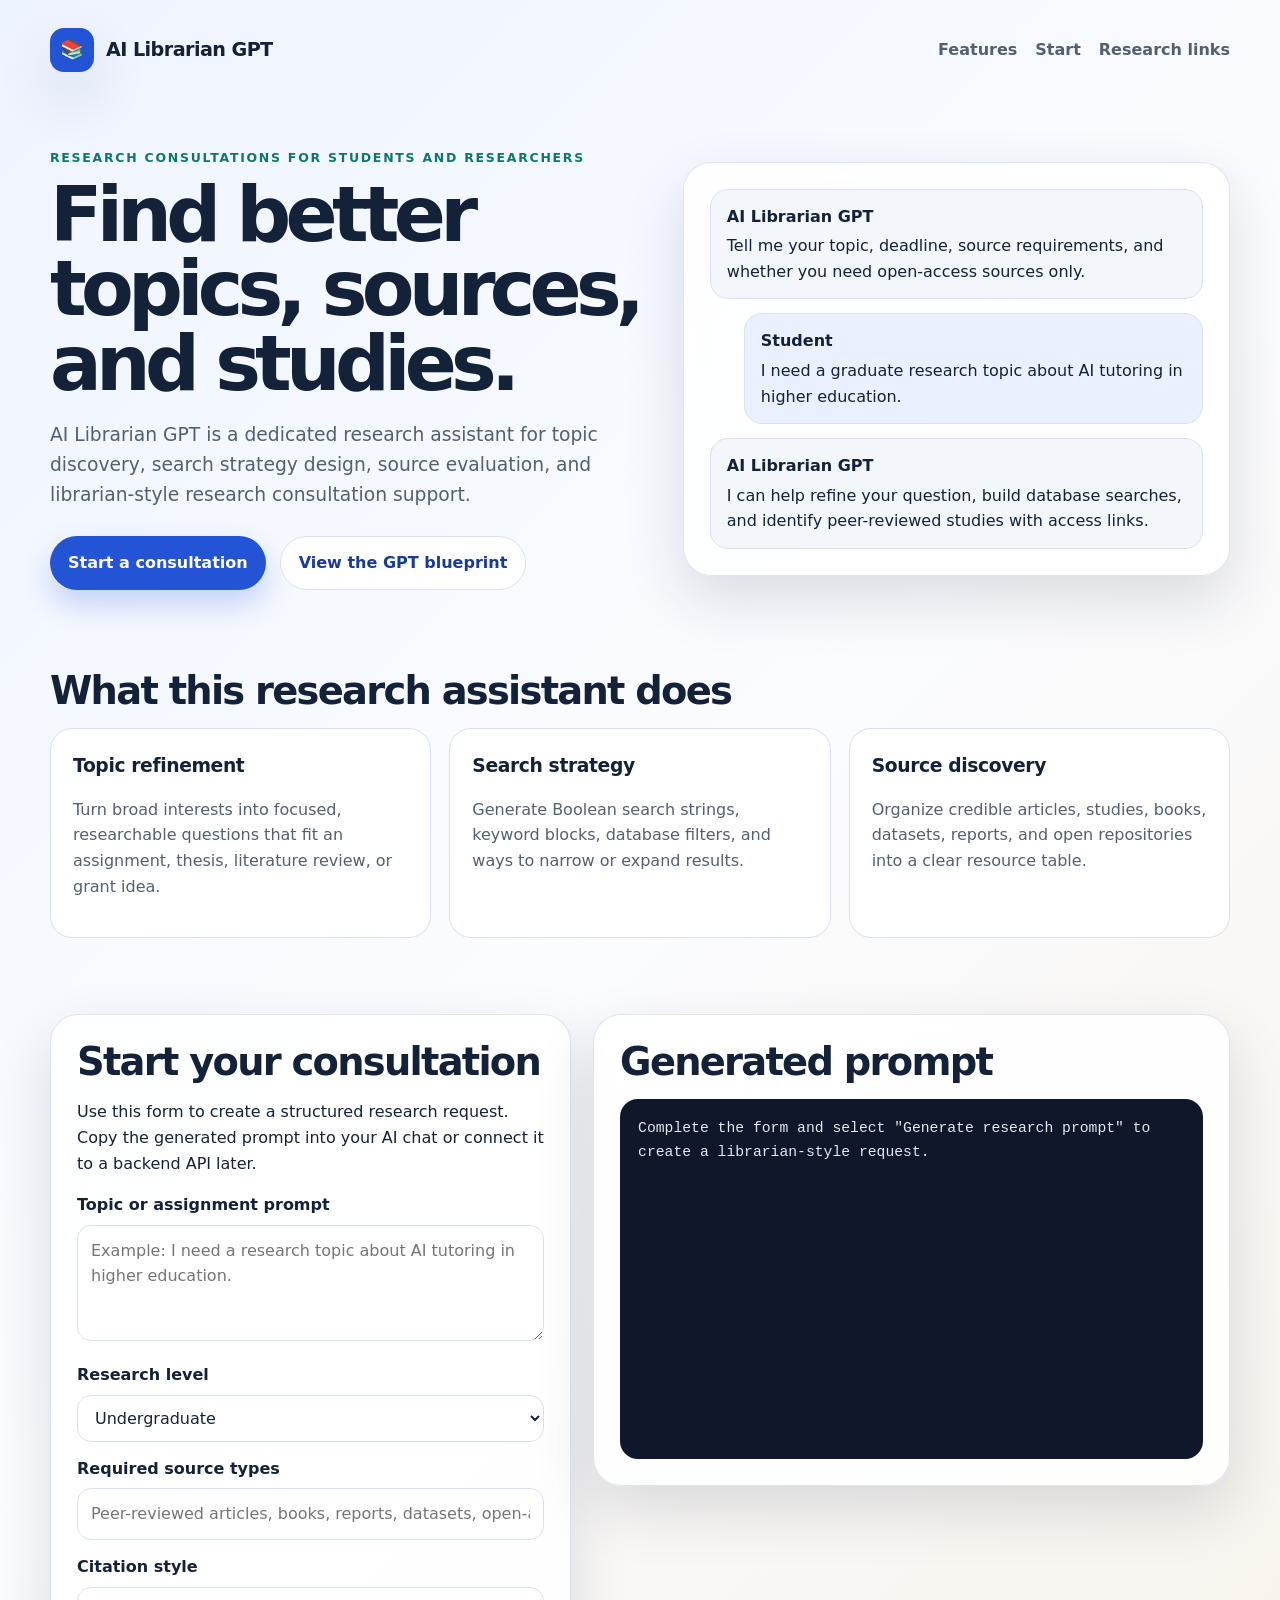
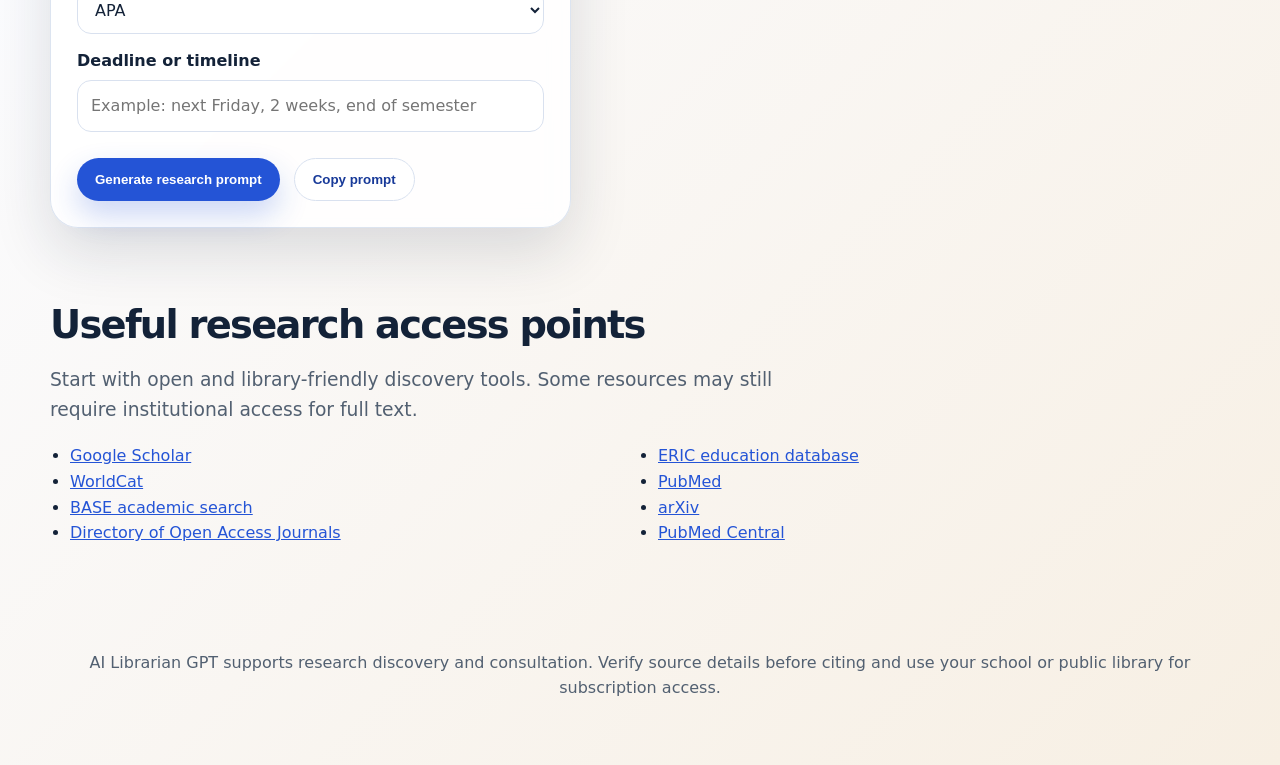
<file: index.html>
<!doctype html>
<html lang="en">
<head>
  <meta charset="utf-8">
  <meta name="viewport" content="width=device-width, initial-scale=1">
  <title>AI Librarian GPT | Research Consultation Assistant</title>
  <meta name="description" content="AI Librarian GPT helps students and researchers refine topics, build search strategies, and find credible articles, studies, and resources.">
  <style>
    :root {
      color-scheme: light;
      --ink: #132238;
      --muted: #526071;
      --brand: #2454d6;
      --brand-dark: #183a99;
      --surface: #ffffff;
      --surface-soft: #f3f6fb;
      --line: #d9e1ef;
      --success: #0f766e;
      --shadow: 0 24px 60px rgba(19, 34, 56, 0.14);
    }

    * {
      box-sizing: border-box;
    }

    body {
      margin: 0;
      font-family: Inter, ui-sans-serif, system-ui, -apple-system, BlinkMacSystemFont, "Segoe UI", sans-serif;
      color: var(--ink);
      background: linear-gradient(135deg, #eef4ff 0%, #fbfcff 42%, #f7efe3 100%);
      line-height: 1.6;
    }

    a {
      color: var(--brand);
    }

    .page {
      width: min(1180px, calc(100% - 32px));
      margin: 0 auto;
    }

    header {
      padding: 28px 0 18px;
    }

    nav {
      display: flex;
      align-items: center;
      justify-content: space-between;
      gap: 16px;
    }

    .logo {
      display: flex;
      align-items: center;
      gap: 12px;
      font-weight: 800;
      letter-spacing: -0.03em;
      font-size: 1.2rem;
    }

    .logo-mark {
      display: grid;
      place-items: center;
      width: 44px;
      height: 44px;
      border-radius: 14px;
      background: var(--brand);
      color: #fff;
      box-shadow: var(--shadow);
    }

    .nav-links {
      display: flex;
      gap: 18px;
      flex-wrap: wrap;
      justify-content: flex-end;
    }

    .nav-links a {
      color: var(--muted);
      text-decoration: none;
      font-weight: 650;
    }

    .hero {
      display: grid;
      grid-template-columns: minmax(0, 1.05fr) minmax(320px, 0.95fr);
      gap: 28px;
      align-items: center;
      padding: 58px 0 42px;
    }

    .eyebrow {
      color: var(--success);
      font-weight: 800;
      text-transform: uppercase;
      letter-spacing: 0.14em;
      font-size: 0.78rem;
    }

    h1 {
      margin: 10px 0 18px;
      font-size: clamp(2.35rem, 6vw, 5.25rem);
      line-height: 0.97;
      letter-spacing: -0.075em;
    }

    h2 {
      margin: 0 0 16px;
      font-size: clamp(1.7rem, 3vw, 2.4rem);
      letter-spacing: -0.045em;
      line-height: 1.1;
    }

    h3 {
      margin: 0 0 10px;
      letter-spacing: -0.02em;
    }

    .lead {
      font-size: 1.17rem;
      color: var(--muted);
      max-width: 66ch;
    }

    .actions {
      display: flex;
      gap: 14px;
      flex-wrap: wrap;
      margin-top: 26px;
    }

    .button {
      display: inline-flex;
      align-items: center;
      justify-content: center;
      border: 0;
      border-radius: 999px;
      padding: 13px 18px;
      background: var(--brand);
      color: #fff;
      text-decoration: none;
      font-weight: 800;
      box-shadow: 0 14px 30px rgba(36, 84, 214, 0.24);
      cursor: pointer;
    }

    .button.secondary {
      background: var(--surface);
      color: var(--brand-dark);
      border: 1px solid var(--line);
      box-shadow: none;
    }

    .panel {
      background: rgba(255, 255, 255, 0.86);
      border: 1px solid rgba(217, 225, 239, 0.9);
      border-radius: 28px;
      box-shadow: var(--shadow);
      padding: 26px;
      backdrop-filter: blur(10px);
    }

    .chat-card {
      display: grid;
      gap: 14px;
    }

    .message {
      padding: 14px 16px;
      border-radius: 18px;
      background: var(--surface-soft);
      border: 1px solid var(--line);
    }

    .message.user {
      background: #eaf0ff;
      margin-left: 34px;
    }

    .message strong {
      display: block;
      margin-bottom: 4px;
    }

    section {
      padding: 38px 0;
    }

    .grid {
      display: grid;
      grid-template-columns: repeat(3, 1fr);
      gap: 18px;
    }

    .card {
      background: var(--surface);
      border: 1px solid var(--line);
      border-radius: 22px;
      padding: 22px;
      min-height: 100%;
    }

    .card p,
    .card li {
      color: var(--muted);
    }

    .consultation {
      display: grid;
      grid-template-columns: 0.9fr 1.1fr;
      gap: 22px;
      align-items: start;
    }

    label {
      display: block;
      font-weight: 750;
      margin: 14px 0 7px;
    }

    input,
    select,
    textarea {
      width: 100%;
      border: 1px solid var(--line);
      border-radius: 14px;
      padding: 12px 13px;
      font: inherit;
      color: var(--ink);
      background: #fff;
    }

    textarea {
      min-height: 116px;
      resize: vertical;
    }

    .output {
      min-height: 360px;
      white-space: pre-wrap;
      background: #0f172a;
      color: #e2e8f0;
      border-radius: 18px;
      padding: 18px;
      overflow: auto;
      font-family: "SFMono-Regular", Consolas, "Liberation Mono", monospace;
      font-size: 0.92rem;
    }

    .resource-list {
      columns: 2;
      padding-left: 20px;
    }

    footer {
      color: var(--muted);
      padding: 34px 0 48px;
      text-align: center;
    }

    @media (max-width: 860px) {
      .hero,
      .consultation,
      .grid {
        grid-template-columns: 1fr;
      }

      .resource-list {
        columns: 1;
      }

      nav {
        align-items: flex-start;
        flex-direction: column;
      }
    }
  </style>
</head>
<body>
  <header class="page">
    <nav aria-label="Primary navigation">
      <div class="logo" aria-label="AI Librarian GPT home">
        <span class="logo-mark" aria-hidden="true">📚</span>
        <span>AI Librarian GPT</span>
      </div>
      <div class="nav-links">
        <a href="#features">Features</a>
        <a href="#consultation">Start</a>
        <a href="#resources">Research links</a>
      </div>
    </nav>
  </header>

  <main>
    <section class="page hero">
      <div>
        <div class="eyebrow">Research consultations for students and researchers</div>
        <h1>Find better topics, sources, and studies.</h1>
        <p class="lead">AI Librarian GPT is a dedicated research assistant for topic discovery, search strategy design, source evaluation, and librarian-style research consultation support.</p>
        <div class="actions">
          <a class="button" href="#consultation">Start a consultation</a>
          <a class="button secondary" href="AI_LIBRARIAN_GPT.md">View the GPT blueprint</a>
        </div>
      </div>
      <aside class="panel chat-card" aria-label="Example consultation preview">
        <div class="message">
          <strong>AI Librarian GPT</strong>
          Tell me your topic, deadline, source requirements, and whether you need open-access sources only.
        </div>
        <div class="message user">
          <strong>Student</strong>
          I need a graduate research topic about AI tutoring in higher education.
        </div>
        <div class="message">
          <strong>AI Librarian GPT</strong>
          I can help refine your question, build database searches, and identify peer-reviewed studies with access links.
        </div>
      </aside>
    </section>

    <section class="page" id="features">
      <h2>What this research assistant does</h2>
      <div class="grid">
        <article class="card">
          <h3>Topic refinement</h3>
          <p>Turn broad interests into focused, researchable questions that fit an assignment, thesis, literature review, or grant idea.</p>
        </article>
        <article class="card">
          <h3>Search strategy</h3>
          <p>Generate Boolean search strings, keyword blocks, database filters, and ways to narrow or expand results.</p>
        </article>
        <article class="card">
          <h3>Source discovery</h3>
          <p>Organize credible articles, studies, books, datasets, reports, and open repositories into a clear resource table.</p>
        </article>
      </div>
    </section>

    <section class="page consultation" id="consultation">
      <div class="panel">
        <h2>Start your consultation</h2>
        <p>Use this form to create a structured research request. Copy the generated prompt into your AI chat or connect it to a backend API later.</p>
        <form id="consultationForm">
          <label for="topic">Topic or assignment prompt</label>
          <textarea id="topic" placeholder="Example: I need a research topic about AI tutoring in higher education." required></textarea>

          <label for="level">Research level</label>
          <select id="level">
            <option>Undergraduate</option>
            <option>Graduate</option>
            <option>Doctoral</option>
            <option>Faculty / professional</option>
            <option>Independent researcher</option>
          </select>

          <label for="sources">Required source types</label>
          <input id="sources" placeholder="Peer-reviewed articles, books, reports, datasets, open-access only...">

          <label for="style">Citation style</label>
          <select id="style">
            <option>APA</option>
            <option>MLA</option>
            <option>Chicago</option>
            <option>No preference</option>
          </select>

          <label for="deadline">Deadline or timeline</label>
          <input id="deadline" placeholder="Example: next Friday, 2 weeks, end of semester">

          <div class="actions">
            <button class="button" type="submit">Generate research prompt</button>
            <button class="button secondary" type="button" id="copyPrompt">Copy prompt</button>
          </div>
        </form>
      </div>

      <div class="panel">
        <h2>Generated prompt</h2>
        <div class="output" id="promptOutput" aria-live="polite">Complete the form and select "Generate research prompt" to create a librarian-style request.</div>
      </div>
    </section>

    <section class="page" id="resources">
      <h2>Useful research access points</h2>
      <p class="lead">Start with open and library-friendly discovery tools. Some resources may still require institutional access for full text.</p>
      <ul class="resource-list">
        <li><a href="https://scholar.google.com/" rel="noreferrer">Google Scholar</a></li>
        <li><a href="https://www.worldcat.org/" rel="noreferrer">WorldCat</a></li>
        <li><a href="https://www.base-search.net/" rel="noreferrer">BASE academic search</a></li>
        <li><a href="https://www.doaj.org/" rel="noreferrer">Directory of Open Access Journals</a></li>
        <li><a href="https://eric.ed.gov/" rel="noreferrer">ERIC education database</a></li>
        <li><a href="https://pubmed.ncbi.nlm.nih.gov/" rel="noreferrer">PubMed</a></li>
        <li><a href="https://arxiv.org/" rel="noreferrer">arXiv</a></li>
        <li><a href="https://www.ncbi.nlm.nih.gov/pmc/" rel="noreferrer">PubMed Central</a></li>
      </ul>
    </section>
  </main>

  <footer class="page">
    <p>AI Librarian GPT supports research discovery and consultation. Verify source details before citing and use your school or public library for subscription access.</p>
  </footer>

  <script>
    const form = document.querySelector('#consultationForm');
    const output = document.querySelector('#promptOutput');
    const copyButton = document.querySelector('#copyPrompt');

    form.addEventListener('submit', (event) => {
      event.preventDefault();

      const topic = document.querySelector('#topic').value.trim();
      const level = document.querySelector('#level').value;
      const sources = document.querySelector('#sources').value.trim() || 'recommend appropriate scholarly and credible sources';
      const style = document.querySelector('#style').value;
      const deadline = document.querySelector('#deadline').value.trim() || 'not specified';

      output.textContent = `You are AI Librarian GPT, a professional virtual research librarian. Please help me with a research consultation.\n\nTopic or assignment: ${topic}\nResearch level: ${level}\nRequired source types: ${sources}\nCitation style: ${style}\nDeadline/timeline: ${deadline}\n\nPlease do the following:\n1. Ask any essential clarifying questions.\n2. Suggest focused research questions or topic angles.\n3. Create Boolean search strings and database search strategies.\n4. Recommend credible articles, studies, books, reports, or datasets with access links.\n5. Explain which sources are peer-reviewed, open access, or likely to require library access.\n6. End with practical next steps for completing the research.`;
    });

    copyButton.addEventListener('click', async () => {
      await navigator.clipboard.writeText(output.textContent);
      copyButton.textContent = 'Copied!';
      setTimeout(() => {
        copyButton.textContent = 'Copy prompt';
      }, 1600);
    });
  </script>
</body>
</html>
</file>
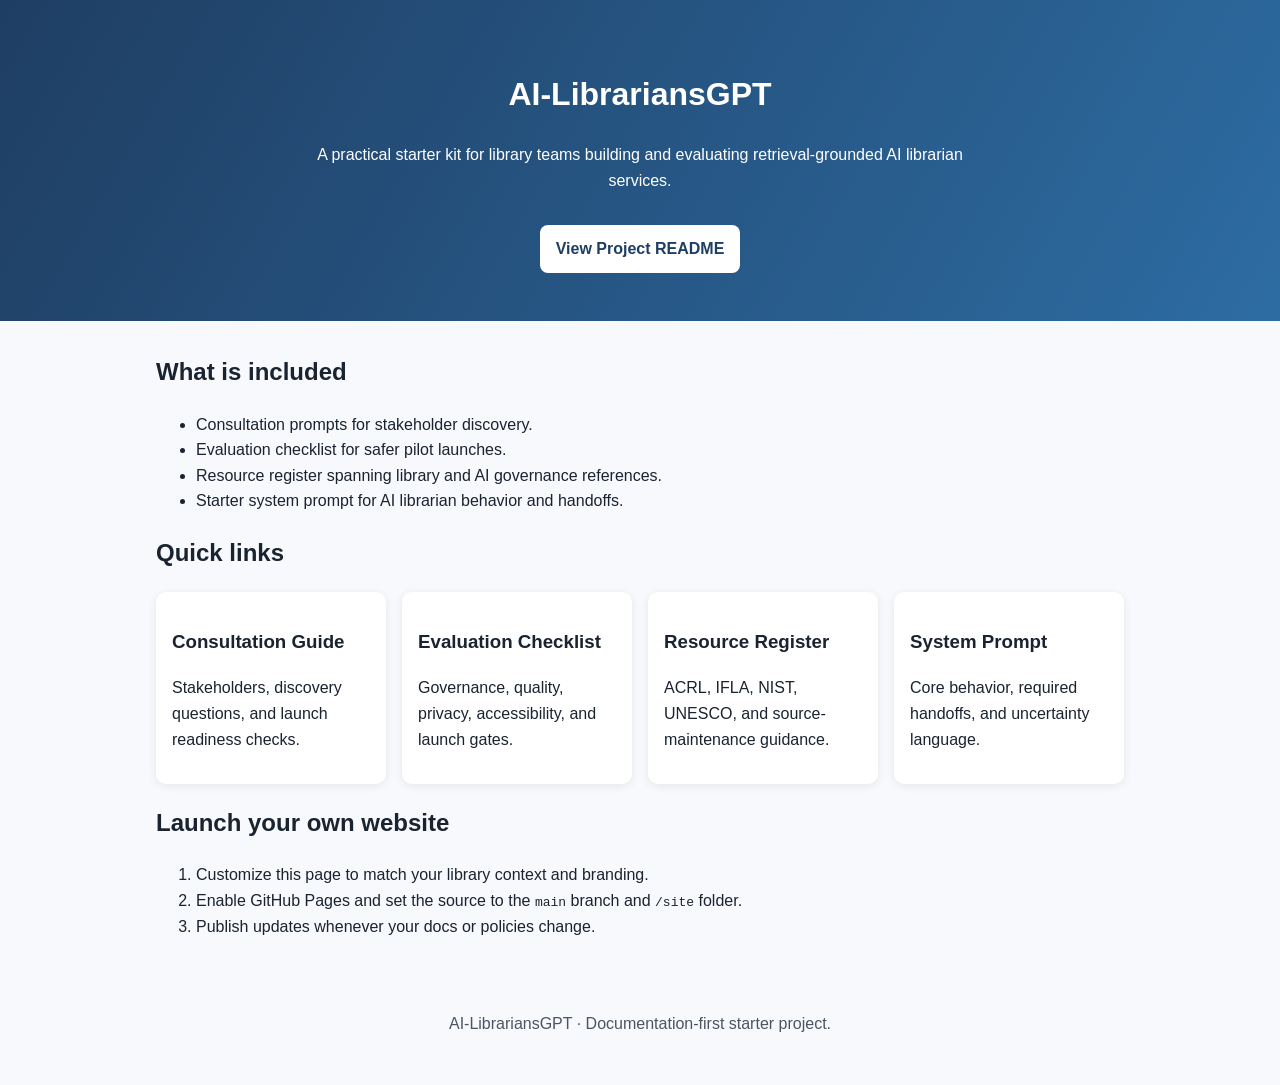
<file: site/index.html>
<!doctype html>
<html lang="en">
  <head>
    <meta charset="UTF-8" />
    <meta name="viewport" content="width=device-width, initial-scale=1.0" />
    <title>AI-LibrariansGPT</title>
    <link rel="stylesheet" href="styles.css" />
  </head>
  <body>
    <header class="hero">
      <h1>AI-LibrariansGPT</h1>
      <p>
        A practical starter kit for library teams building and evaluating
        retrieval-grounded AI librarian services.
      </p>
      <a class="button" href="https://github.com/rahamahals-create/AI-LibrariansGPT" target="_blank" rel="noopener noreferrer">View Project README</a>
    </header>

    <main>
      <section>
        <h2>What is included</h2>
        <ul>
          <li>Consultation prompts for stakeholder discovery.</li>
          <li>Evaluation checklist for safer pilot launches.</li>
          <li>Resource register spanning library and AI governance references.</li>
          <li>Starter system prompt for AI librarian behavior and handoffs.</li>
        </ul>
      </section>

      <section>
        <h2>Quick links</h2>
        <div class="cards">
          <a class="card" href="https://github.com/rahamahals-create/AI-LibrariansGPT/blob/main/docs/consultation-guide.md" target="_blank" rel="noopener noreferrer">
            <h3>Consultation Guide</h3>
            <p>Stakeholders, discovery questions, and launch readiness checks.</p>
          </a>
          <a class="card" href="https://github.com/rahamahals-create/AI-LibrariansGPT/blob/main/docs/evaluation-checklist.md" target="_blank" rel="noopener noreferrer">
            <h3>Evaluation Checklist</h3>
            <p>Governance, quality, privacy, accessibility, and launch gates.</p>
          </a>
          <a class="card" href="https://github.com/rahamahals-create/AI-LibrariansGPT/blob/main/docs/resources.md" target="_blank" rel="noopener noreferrer">
            <h3>Resource Register</h3>
            <p>ACRL, IFLA, NIST, UNESCO, and source-maintenance guidance.</p>
          </a>
          <a class="card" href="https://github.com/rahamahals-create/AI-LibrariansGPT/blob/main/prompts/ai-librarian-system-prompt.md" target="_blank" rel="noopener noreferrer">
            <h3>System Prompt</h3>
            <p>Core behavior, required handoffs, and uncertainty language.</p>
          </a>
        </div>
      </section>

      <section>
        <h2>Launch your own website</h2>
        <ol>
          <li>Customize this page to match your library context and branding.</li>
          <li>Enable GitHub Pages and set the source to the <code>main</code> branch and <code>/site</code> folder.</li>
          <li>Publish updates whenever your docs or policies change.</li>
        </ol>
      </section>
    </main>

    <footer>
      <p>AI-LibrariansGPT · Documentation-first starter project.</p>
    </footer>
  </body>
</html>
</file>
<file: site/styles.css>
:root {
  --bg: #f7f9fc;
  --text: #1a2330;
  --accent: #244c7a;
  --card: #ffffff;
}

* { box-sizing: border-box; }

body {
  margin: 0;
  font-family: Arial, sans-serif;
  line-height: 1.6;
  color: var(--text);
  background: var(--bg);
}

.hero {
  background: linear-gradient(120deg, #1f3e63, #2d6ca2);
  color: #fff;
  padding: 3rem 1.25rem;
  text-align: center;
}

.hero p { max-width: 700px; margin: 1rem auto; }

.button {
  display: inline-block;
  margin-top: 1rem;
  padding: 0.7rem 1rem;
  border-radius: 8px;
  text-decoration: none;
  background: #fff;
  color: #1f3e63;
  font-weight: bold;
}

main {
  max-width: 1000px;
  margin: 2rem auto;
  padding: 0 1rem;
}

.cards {
  display: grid;
  grid-template-columns: repeat(auto-fit, minmax(220px, 1fr));
  gap: 1rem;
}

.card {
  background: var(--card);
  padding: 1rem;
  border-radius: 10px;
  text-decoration: none;
  color: inherit;
  box-shadow: 0 2px 10px rgba(0, 0, 0, 0.08);
}

footer {
  text-align: center;
  padding: 1.5rem 1rem 2rem;
  color: #4b5563;
}
</file>
